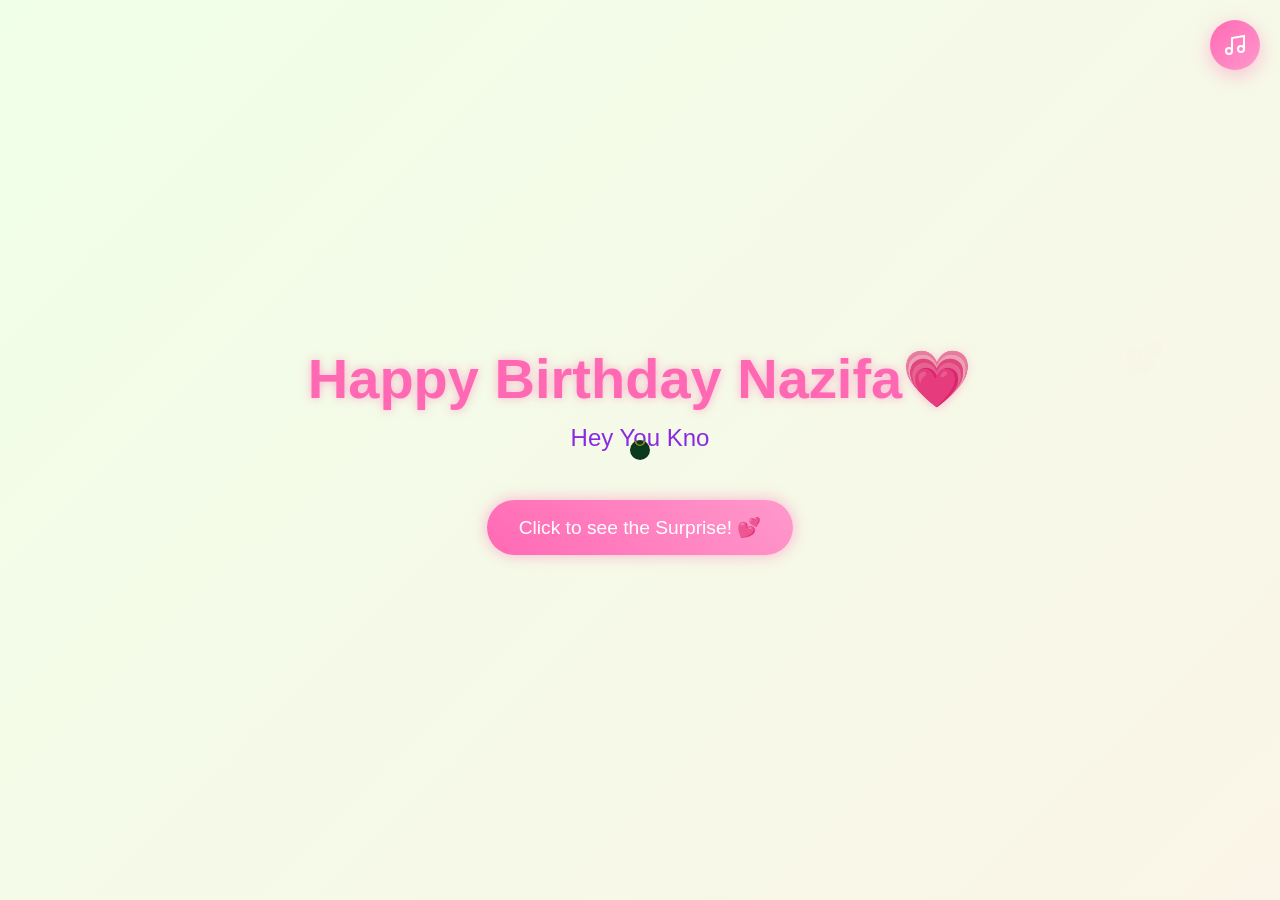
<file: index.html>
<!DOCTYPE html>
<html lang="en">
<head>
<meta charset="UTF-8">
<meta name="viewport" content="width=device-width, initial-scale=1.0">
<title>Happy Birthday</title>
<script src="https://cdnjs.cloudflare.com/ajax/libs/gsap/3.12.2/gsap.min.js"></script>
<link rel="stylesheet" href="style.css">
<iframe src="audio-player.html" style="display:none;" id="audioPlayer"></iframe>
</head>
<body>
<!-- Music Toggle Button -->
<div class="music-toggle" id="musicToggle">
    <svg class="music-icon" viewBox="0 0 24 24" fill="none" stroke="currentColor">
        <path d="M9 18V5l12-2v13M9 18c0 1.657-1.343 3-3 3s-3-1.343-3-3 1.343-3 3-3 3 1.343 3 3zm12-2c0 1.657-1.343 3-3 3s-3-1.343-3-3 1.343-3 3-3 3 1.343 3 3z"/>
        <line class="mute-line" x1="2" y1="2" x2="22" y2="22" stroke-width="2" style="display: none;"/>
    </svg>
</div>

<!-- Hidden Audio Element -->
<audio id="birthdayMusic" loop>
    <source src="happy-birthday.mp3" type="audio/mpeg">
</audio>

<div class="cursor"></div>
<div class="container">
<h1>Happy Birthday Nazifa💗</h1>
<div class="greeting"></div>
<button class="cta-button">Click to see the Surprise! 💕</button>
</div>
<script src="script.js"></script>
</body>
</html>
</file>
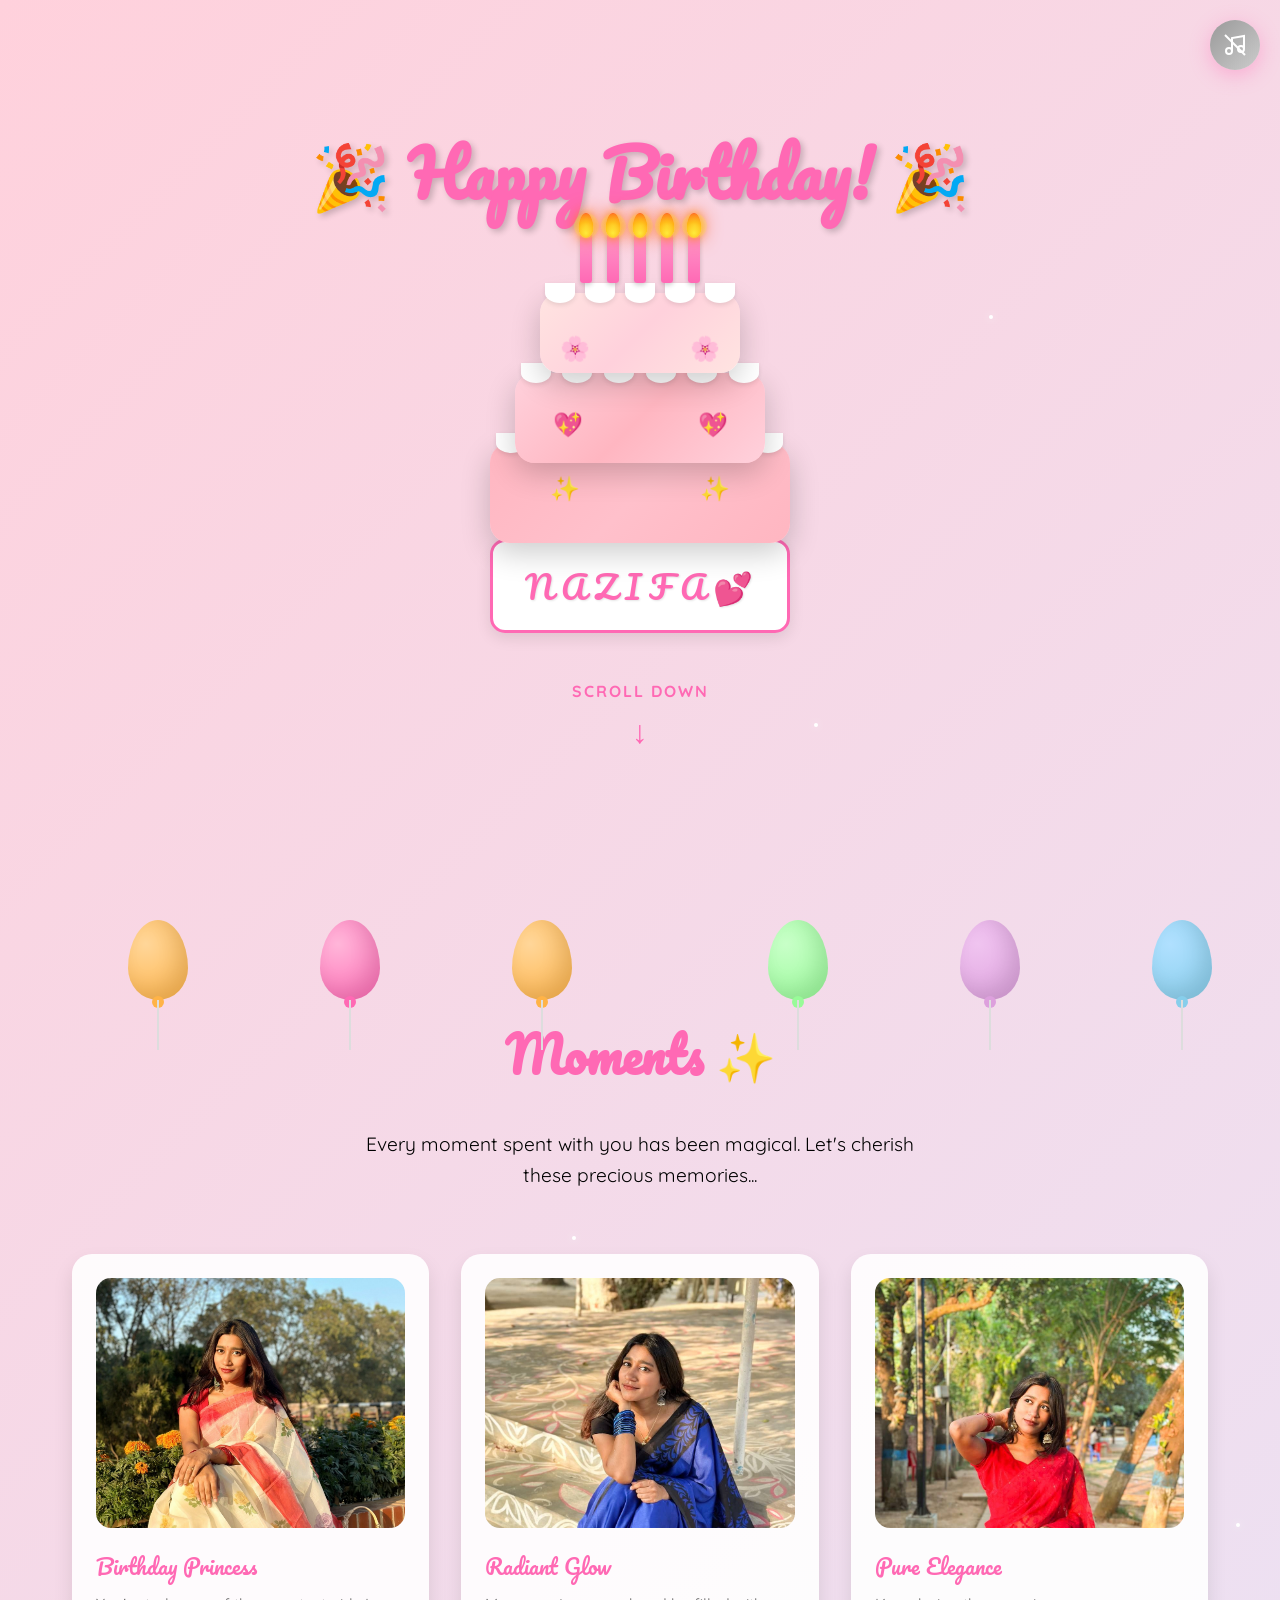
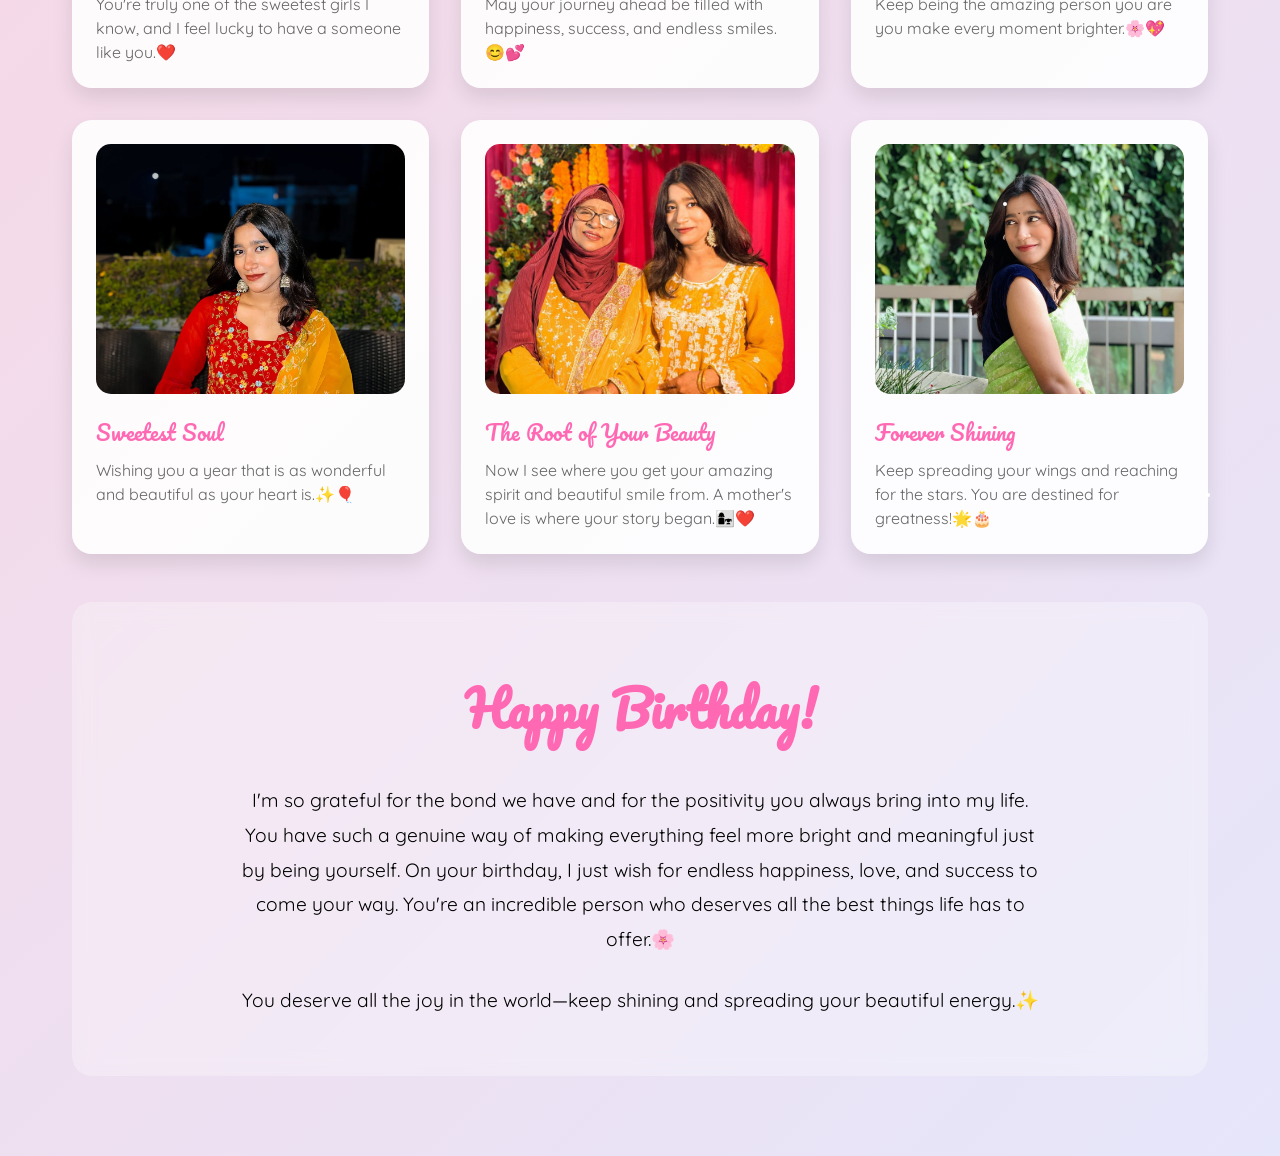
<file: last.html>
<!DOCTYPE html>
<html lang="en">
<head>
    <meta charset="UTF-8">
    <meta name="viewport" content="width=device-width, initial-scale=1.0">
    <title>Happy Birthday Nazifa! 🎂</title>
    <iframe src="audio-player.html" style="display:none;" id="audioPlayer"></iframe>
    <link href="https://fonts.googleapis.com/css2?family=Pacifico&family=Quicksand:wght@400;600&display=swap" rel="stylesheet">
    <style>
        * {
            margin: 0;
            padding: 0;
            box-sizing: border-box;
        }

        body {
            min-height: 100vh;
            background: linear-gradient(135deg, #ffd1dc 0%, #e6e6fa 25%, #ffefd5 50%, #e6e6fa 75%, #ffd1dc 100%);
            background-size: 400% 400%;
            animation: gradientFlow 15s ease infinite;
            font-family: 'Quicksand', sans-serif;
            overflow-x: hidden;
            position: relative;
        }

        @keyframes gradientFlow {
            0%, 100% { background-position: 0% 50%; }
            50% { background-position: 100% 50%; }
        }

        /* Music Toggle Button */
        .music-toggle {
            position: fixed;
            top: 20px;
            right: 20px;
            width: 50px;
            height: 50px;
            background: linear-gradient(135deg, #ff69b4, #ff99cc);
            border-radius: 50%;
            display: flex;
            align-items: center;
            justify-content: center;
            cursor: pointer;
            box-shadow: 0 5px 20px rgba(255, 105, 180, 0.4);
            transition: all 0.3s ease;
            z-index: 9999;
            animation: pulse 2s infinite;
        }

        .music-toggle:hover {
            transform: scale(1.1);
            box-shadow: 0 8px 25px rgba(255, 105, 180, 0.6);
        }

        .music-icon {
            width: 24px;
            height: 24px;
            color: white;
            stroke-width: 2;
        }

        .music-toggle.muted {
            background: linear-gradient(135deg, #999, #ccc);
            animation: none;
        }

        .music-toggle.muted .mute-line {
            display: block !important;
        }

        @keyframes pulse {
            0%, 100% { box-shadow: 0 5px 20px rgba(255, 105, 180, 0.4); }
            50% { box-shadow: 0 5px 30px rgba(255, 105, 180, 0.8); }
        }

        /* Floating Balloons */
        .balloon-container {
            position: fixed;
            width: 100%;
            height: 100%;
            pointer-events: none;
            z-index: 1;
        }

        .balloon {
            position: absolute;
            width: 60px;
            height: 80px;
            animation: floatBalloon 8s ease-in-out infinite;
        }

        .balloon::before {
            content: '';
            position: absolute;
            width: 60px;
            height: 80px;
            background: radial-gradient(circle at 30% 30%, var(--balloon-color-light), var(--balloon-color));
            border-radius: 50% 50% 50% 50% / 60% 60% 40% 40%;
            box-shadow: inset -10px -10px 20px rgba(0, 0, 0, 0.1);
        }

        .balloon::after {
            content: '';
            position: absolute;
            bottom: -50px;
            left: 50%;
            transform: translateX(-50%);
            width: 2px;
            height: 50px;
            background: #ddd;
        }

        .balloon-knot {
            position: absolute;
            bottom: -8px;
            left: 50%;
            transform: translateX(-50%);
            width: 12px;
            height: 12px;
            background: var(--balloon-color);
            border-radius: 50%;
        }

        @keyframes floatBalloon {
            0%, 100% { transform: translateY(0) translateX(0) rotate(-5deg); }
            50% { transform: translateY(-30px) translateX(20px) rotate(5deg); }
        }

        /* Main Container */
        .celebration-container {
            display: flex;
            flex-direction: column;
            align-items: center;
            justify-content: center;
            min-height: 100vh;
            padding: 2rem;
            position: relative;
            z-index: 2;
        }

        /* Birthday Title */
        .birthday-title {
            font-family: 'Pacifico', cursive;
            font-size: 4rem;
            color: #ff69b4;
            text-shadow: 3px 3px 6px rgba(0, 0, 0, 0.2);
            margin-bottom: 2rem;
            animation: titleBounce 2s ease-in-out infinite;
        }

        @keyframes titleBounce {
            0%, 100% { transform: translateY(0) scale(1); }
            50% { transform: translateY(-15px) scale(1.05); }
        }

        /* Cake Container */
        .cake-container {
            position: relative;
            margin: 2rem 0;
            animation: cakeAppear 1s ease-out;
        }

        @keyframes cakeAppear {
            from {
                opacity: 0;
                transform: scale(0.5) translateY(50px);
            }
            to {
                opacity: 1;
                transform: scale(1) translateY(0);
            }
        }

        /* Cake Base - Bottom Layer */
        .cake-layer {
            position: relative;
            background: linear-gradient(135deg, #ffb6c1 0%, #ffc0cb 50%, #ffb6c1 100%);
            border-radius: 20px;
            box-shadow: 0 10px 30px rgba(0, 0, 0, 0.2);
            animation: layerFloat 3s ease-in-out infinite;
        }

        .layer-bottom {
            width: 300px;
            height: 100px;
            margin-bottom: -20px;
            z-index: 1;
        }

        .layer-middle {
            width: 250px;
            height: 90px;
            margin: 0 auto -20px;
            z-index: 2;
            background: linear-gradient(135deg, #ffd1dc 0%, #ffb6c1 50%, #ffd1dc 100%);
        }

        .layer-top {
            width: 200px;
            height: 80px;
            margin: 0 auto;
            z-index: 3;
            background: linear-gradient(135deg, #ffe4e1 0%, #ffd1dc 50%, #ffe4e1 100%);
        }

        @keyframes layerFloat {
            0%, 100% { transform: translateY(0); }
            50% { transform: translateY(-5px); }
        }

        /* Frosting decoration */
        .frosting {
            position: absolute;
            top: -10px;
            left: 0;
            width: 100%;
            height: 20px;
            display: flex;
            justify-content: space-around;
        }

        .frosting-wave {
            width: 30px;
            height: 20px;
            background: #fff;
            border-radius: 0 0 50% 50%;
            box-shadow: 0 2px 5px rgba(0, 0, 0, 0.1);
        }

        /* Candles */
        .candles {
            position: absolute;
            top: -60px;
            left: 50%;
            transform: translateX(-50%);
            display: flex;
            gap: 15px;
            z-index: 4;
        }

        .candle {
            position: relative;
            width: 12px;
            height: 50px;
            background: linear-gradient(180deg, #ff99cc, #ff69b4);
            border-radius: 3px;
            box-shadow: 0 2px 5px rgba(0, 0, 0, 0.2);
            animation: candleSway 2s ease-in-out infinite;
        }

        .candle:nth-child(2) { animation-delay: 0.2s; }
        .candle:nth-child(3) { animation-delay: 0.4s; }
        .candle:nth-child(4) { animation-delay: 0.6s; }
        .candle:nth-child(5) { animation-delay: 0.8s; }

        @keyframes candleSway {
            0%, 100% { transform: rotate(-2deg); }
            50% { transform: rotate(2deg); }
        }

        .flame {
            position: absolute;
            top: -20px;
            left: 50%;
            transform: translateX(-50%);
            width: 15px;
            height: 25px;
            background: radial-gradient(circle at 50% 80%, #ffeb3b, #ff9800, #ff5722);
            border-radius: 50% 50% 50% 50% / 60% 60% 40% 40%;
            animation: flicker 0.3s ease-in-out infinite alternate;
            box-shadow: 0 0 10px #ff9800, 0 0 20px #ff5722;
        }

        @keyframes flicker {
            0% { transform: translateX(-50%) scale(1) translateY(0); }
            100% { transform: translateX(-50%) scale(1.1) translateY(-3px); }
        }

        .flame-glow {
            position: absolute;
            top: 50%;
            left: 50%;
            transform: translate(-50%, -50%);
            width: 25px;
            height: 25px;
            background: radial-gradient(circle, rgba(255, 235, 59, 0.6), transparent);
            border-radius: 50%;
            animation: glowPulse 1s ease-in-out infinite;
        }

        @keyframes glowPulse {
            0%, 100% { opacity: 0.5; transform: translate(-50%, -50%) scale(1); }
            50% { opacity: 1; transform: translate(-50%, -50%) scale(1.3); }
        }

        /* Decorative elements on cake */
        .cake-decoration {
            position: absolute;
            font-size: 1.5rem;
            animation: rotateDeco 4s linear infinite;
        }

        @keyframes rotateDeco {
            from { transform: rotate(0deg); }
            to { transform: rotate(360deg); }
        }

        /* Name on Cake */
        .name-plate {
            position: relative;
            background: white;
            padding: 1rem 2rem;
            border-radius: 15px;
            margin-top: 1rem;
            box-shadow: 0 5px 15px rgba(0, 0, 0, 0.1);
            border: 3px solid #ff69b4;
        }

        .name-text {
            font-family: 'Pacifico', cursive;
            font-size: 2rem;
            color: #ff69b4;
            text-shadow: 1px 1px 2px rgba(0, 0, 0, 0.1);
        }

        /* Sparkles */
        .sparkle {
            position: absolute;
            width: 4px;
            height: 4px;
            background: white;
            border-radius: 50%;
            animation: sparkleAnim 2s ease-in-out infinite;
            box-shadow: 0 0 10px white;
        }

        @keyframes sparkleAnim {
            0%, 100% { opacity: 0; transform: scale(0); }
            50% { opacity: 1; transform: scale(1); }
        }

        /* Confetti */
        .confetti {
            position: fixed;
            width: 10px;
            height: 10px;
            background: var(--confetti-color);
            position: absolute;
            animation: confettiFall 4s linear infinite;
        }

        @keyframes confettiFall {
            0% { transform: translateY(-100vh) rotate(0deg); opacity: 1; }
            100% { transform: translateY(100vh) rotate(720deg); opacity: 0; }
        }

        /* Memory section styling */
        .memory-section {
            max-width: 1200px;
            margin: 3rem auto;
            padding: 2rem;
        }

        @media (max-width: 768px) {
            .birthday-title { font-size: 2.5rem; }
            .layer-bottom { width: 250px; height: 80px; }
            .layer-middle { width: 200px; height: 70px; }
            .layer-top { width: 150px; height: 60px; }
            .name-text { font-size: 1.5rem; }
            .music-toggle { width: 40px; height: 40px; }
        }
    </style>
</head>
<body>
    <!-- Music Toggle Button -->
    <div class="music-toggle" id="musicToggle">
        <svg class="music-icon" viewBox="0 0 24 24" fill="none" stroke="currentColor">
            <path d="M9 18V5l12-2v13M9 18c0 1.657-1.343 3-3 3s-3-1.343-3-3 1.343-3 3-3 3 1.343 3 3zm12-2c0 1.657-1.343 3-3 3s-3-1.343-3-3 1.343-3 3-3 3 1.343 3 3z"/>
            <line class="mute-line" x1="2" y1="2" x2="22" y2="22" stroke-width="2" style="display: none;"/>
        </svg>
    </div>

    <!-- Hidden Audio Element -->
    <audio id="birthdayMusic" loop>
        <source src="happy-birthday.mp3" type="audio/mpeg">
    </audio>

    <!-- Balloons -->
    <div class="balloon-container" id="balloonContainer"></div>

    <!-- Main Celebration -->
    <div class="celebration-container">
        <h1 class="birthday-title">🎉 Happy Birthday! 🎉</h1>

        <!-- Birthday Cake -->
        <div class="cake-container">
            <!-- Candles -->
            <div class="candles">
                <div class="candle">
                    <div class="flame">
                        <div class="flame-glow"></div>
                    </div>
                </div>
                <div class="candle">
                    <div class="flame">
                        <div class="flame-glow"></div>
                    </div>
                </div>
                <div class="candle">
                    <div class="flame">
                        <div class="flame-glow"></div>
                    </div>
                </div>
                <div class="candle">
                    <div class="flame">
                        <div class="flame-glow"></div>
                    </div>
                </div>
                <div class="candle">
                    <div class="flame">
                        <div class="flame-glow"></div>
                    </div>
                </div>
            </div>

            <!-- Cake Layers -->
            <div class="cake-layer layer-top">
                <div class="frosting">
                    <div class="frosting-wave"></div>
                    <div class="frosting-wave"></div>
                    <div class="frosting-wave"></div>
                    <div class="frosting-wave"></div>
                    <div class="frosting-wave"></div>
                </div>
                <div class="cake-decoration" style="top: 50%; left: 10%;">🌸</div>
                <div class="cake-decoration" style="top: 50%; right: 10%;">🌸</div>
            </div>

            <div class="cake-layer layer-middle">
                <div class="frosting">
                    <div class="frosting-wave"></div>
                    <div class="frosting-wave"></div>
                    <div class="frosting-wave"></div>
                    <div class="frosting-wave"></div>
                    <div class="frosting-wave"></div>
                    <div class="frosting-wave"></div>
                </div>
                <div class="cake-decoration" style="top: 40%; left: 15%;">💖</div>
                <div class="cake-decoration" style="top: 40%; right: 15%;">💖</div>
            </div>

            <div class="cake-layer layer-bottom">
                <div class="frosting">
                    <div class="frosting-wave"></div>
                    <div class="frosting-wave"></div>
                    <div class="frosting-wave"></div>
                    <div class="frosting-wave"></div>
                    <div class="frosting-wave"></div>
                    <div class="frosting-wave"></div>
                    <div class="frosting-wave"></div>
                </div>
                <div class="cake-decoration" style="top: 30%; left: 20%;">✨</div>
                <div class="cake-decoration" style="top: 30%; right: 20%;">✨</div>
            </div>

            <!-- Name Plate -->
            <div class="name-plate">
                <div class="name-text">N A Z I F A 💕</div>
            </div>
            <div style="margin-top: 3rem; display: flex; flex-direction: column; align-items: center; gap: 10px; color: #ff69b4; animation: bounce 2s infinite;">
                <span style="font-size: 1rem; font-weight: bold; letter-spacing: 2px;">SCROLL DOWN</span>
                <div style="font-size: 2rem;">↓</div>
            </div>

            <style>
                @keyframes bounce {
                    0%, 20%, 50%, 80%, 100% {transform: translateY(0);}
                    40% {transform: translateY(-10px);}
                    60% {transform: translateY(-5px);}
                }
            </style>
        </div>

        
    </div>

    <!-- Memory Section (from original last.html) -->
<section class="memory-section">
        <div style="text-align: center; padding: 2rem 0;">
            <h2 style="font-family: 'Pacifico', cursive; font-size: 3rem; color: #ff69b4; margin-bottom: 2rem;">Moments ✨</h2>
            <p style="font-size: 1.2rem; max-width: 600px; margin: 0 auto 2rem; line-height: 1.6;">Every moment spent with you has been magical. Let's cherish these precious memories...</p>
        </div>

        <div style="display: grid; grid-template-columns: repeat(auto-fit, minmax(300px, 1fr)); gap: 2rem; max-width: 1200px; margin: 0 auto;">
            <div style="background: rgba(255, 255, 255, 0.9); border-radius: 20px; padding: 1.5rem; box-shadow: 0 10px 20px rgba(0, 0, 0, 0.1); transition: transform 0.3s;">
                <img src="./nazifa1.jpeg" alt="Memory 1" style="width: 100%; height: 250px; object-fit: cover; border-radius: 15px; margin-bottom: 1rem;">
                <div style="font-family: 'Pacifico', cursive; color: #ff69b4; font-size: 1.3rem; margin-bottom: 0.5rem;">Birthday Princess</div>
                <div style="font-size: 1rem; line-height: 1.5; color: #666;">You're truly one of the sweetest girls I know, and I feel lucky to have a someone like you.❤️</div>
            </div>

            <div style="background: rgba(255, 255, 255, 0.9); border-radius: 20px; padding: 1.5rem; box-shadow: 0 10px 20px rgba(0, 0, 0, 0.1); transition: transform 0.3s;">
                <img src="./nazifa2.jpeg" alt="Memory 2" style="width: 100%; height: 250px; object-fit: cover; border-radius: 15px; margin-bottom: 1rem;">
                <div style="font-family: 'Pacifico', cursive; color: #ff69b4; font-size: 1.3rem; margin-bottom: 0.5rem;">Radiant Glow</div>
                <div style="font-size: 1rem; line-height: 1.5; color: #666;">May your journey ahead be filled with happiness, success, and endless smiles.😊💕</div>
            </div>

            <div style="background: rgba(255, 255, 255, 0.9); border-radius: 20px; padding: 1.5rem; box-shadow: 0 10px 20px rgba(0, 0, 0, 0.1); transition: transform 0.3s;">
                <img src="./nazifa3.jpeg" alt="Memory 3" style="width: 100%; height: 250px; object-fit: cover; border-radius: 15px; margin-bottom: 1rem;">
                <div style="font-family: 'Pacifico', cursive; color: #ff69b4; font-size: 1.3rem; margin-bottom: 0.5rem;">Pure Elegance</div>
                <div style="font-size: 1rem; line-height: 1.5; color: #666;">Keep being the amazing person you are you make every moment brighter.🌸💖</div>
            </div>

            <div style="background: rgba(255, 255, 255, 0.9); border-radius: 20px; padding: 1.5rem; box-shadow: 0 10px 20px rgba(0, 0, 0, 0.1); transition: transform 0.3s;">
                <img src="./nazifa4.jpeg" alt="Memory 4" style="width: 100%; height: 250px; object-fit: cover; border-radius: 15px; margin-bottom: 1rem;">
                <div style="font-family: 'Pacifico', cursive; color: #ff69b4; font-size: 1.3rem; margin-bottom: 0.5rem;">Sweetest Soul</div>
                <div style="font-size: 1rem; line-height: 1.5; color: #666;">Wishing you a year that is as wonderful and beautiful as your heart is.✨🎈</div>
            </div>

            <div style="background: rgba(255, 255, 255, 0.9); border-radius: 20px; padding: 1.5rem; box-shadow: 0 10px 20px rgba(0, 0, 0, 0.1); transition: transform 0.3s;">
                <img src="./nazifa6.jpeg" alt="Mother" style="width: 100%; height: 250px; object-fit: cover; border-radius: 15px; margin-bottom: 1rem;">
                <div style="font-family: 'Pacifico', cursive; color: #ff69b4; font-size: 1.3rem; margin-bottom: 0.5rem;">The Root of Your Beauty</div>
                <div style="font-size: 1rem; line-height: 1.5; color: #666;">Now I see where you get your amazing spirit and beautiful smile from. A mother's love is where your story began.👩‍👧❤️</div>
            </div>

            <div style="background: rgba(255, 255, 255, 0.9); border-radius: 20px; padding: 1.5rem; box-shadow: 0 10px 20px rgba(0, 0, 0, 0.1); transition: transform 0.3s;">
                <img src="./nazifa5.jpeg" alt="Memory 5" style="width: 100%; height: 250px; object-fit: cover; border-radius: 15px; margin-bottom: 1rem;">
                <div style="font-family: 'Pacifico', cursive; color: #ff69b4; font-size: 1.3rem; margin-bottom: 0.5rem;">Forever Shining</div>
                <div style="font-size: 1rem; line-height: 1.5; color: #666;">Keep spreading your wings and reaching for the stars. You are destined for greatness!🌟🎂</div>
            </div>
        </div>

        <div style="text-align: center; padding: 4rem 2rem; background: rgba(255, 255, 255, 0.3); backdrop-filter: blur(10px); margin-top: 3rem; border-radius: 20px;">
            <h2 style="font-family: 'Pacifico', cursive; font-size: 3rem; color: #ff69b4; margin-bottom: 2rem;">Happy Birthday!</h2>
<p style="font-size: 1.2rem; max-width: 800px; margin: 0 auto 2rem; line-height: 1.8;"> 


I'm so grateful for the bond we have and for the positivity you always bring into my life. You have such a genuine way of making everything feel more bright and meaningful just by being yourself.


On your birthday, I just wish for endless happiness, love, and success to come your way. You're an incredible person who deserves all the best things life has to offer.🌸 </p>
            <p style="font-size: 1.2rem; max-width: 800px; margin: 0 auto;">You deserve all the joy in the world—keep shining and spreading your beautiful energy.✨</p>
        </div>
    </section>

    <script>
        // Music Toggle Functionality
        const musicToggle = document.getElementById('musicToggle');
        const birthdayMusic = document.getElementById('birthdayMusic');
        let isMusicPlaying = localStorage.getItem('musicPlaying') === 'true';

        if (isMusicPlaying) {
            birthdayMusic.play();
            musicToggle.classList.remove('muted');
        } else {
            musicToggle.classList.add('muted');
        }

        musicToggle.addEventListener('click', () => {
            if (isMusicPlaying) {
                birthdayMusic.pause();
                musicToggle.classList.add('muted');
                isMusicPlaying = false;
                localStorage.setItem('musicPlaying', 'false');
            } else {
                birthdayMusic.play();
                musicToggle.classList.remove('muted');
                isMusicPlaying = true;
                localStorage.setItem('musicPlaying', 'true');
            }
        });

        // Generate Balloons
        const balloonContainer = document.getElementById('balloonContainer');
        const balloonColors = [
            { color: '#ff69b4', light: '#ffb6d9' },
            { color: '#87ceeb', light: '#b0e0ff' },
            { color: '#ffb347', light: '#ffd699' },
            { color: '#dda0dd', light: '#f0c4f0' },
            { color: '#98fb98', light: '#c8ffc8' }
        ];

        function createBalloon(x, delay) {
            const balloon = document.createElement('div');
            balloon.className = 'balloon';
            const colorSet = balloonColors[Math.floor(Math.random() * balloonColors.length)];
            balloon.style.setProperty('--balloon-color', colorSet.color);
            balloon.style.setProperty('--balloon-color-light', colorSet.light);
            balloon.style.left = x + '%';
            balloon.style.bottom = '-100px';
            balloon.style.animationDelay = delay + 's';
            
            const knot = document.createElement('div');
            knot.className = 'balloon-knot';
            balloon.appendChild(knot);
            
            balloonContainer.appendChild(balloon);
        }

        // Create balloons at different positions
        [10, 25, 40, 60, 75, 90].forEach((x, i) => {
            createBalloon(x, i * 0.5);
        });

        // Create Sparkles
        function createSparkle() {
            const sparkle = document.createElement('div');
            sparkle.className = 'sparkle';
            sparkle.style.left = Math.random() * 100 + '%';
            sparkle.style.top = Math.random() * 100 + '%';
            sparkle.style.animationDelay = Math.random() * 2 + 's';
            document.body.appendChild(sparkle);
            
            setTimeout(() => sparkle.remove(), 3000);
        }

        setInterval(createSparkle, 300);

        // Create Confetti
        function createConfetti() {
            const confetti = document.createElement('div');
            confetti.className = 'confetti';
            const colors = ['#ff69b4', '#87ceeb', '#ffb347', '#dda0dd', '#98fb98'];
            confetti.style.setProperty('--confetti-color', colors[Math.floor(Math.random() * colors.length)]);
            confetti.style.left = Math.random() * 100 + '%';
            confetti.style.top = '-20px';
            confetti.style.animationDuration = (Math.random() * 3 + 3) + 's';
            confetti.style.animationDelay = Math.random() * 2 + 's';
            document.body.appendChild(confetti);
            
            setTimeout(() => confetti.remove(), 7000);
        }

        setInterval(createConfetti, 200);

        // Add hover effect to memory cards
        document.querySelectorAll('.memory-section > div > div').forEach(card => {
            card.addEventListener('mouseenter', function() {
                this.style.transform = 'translateY(-10px) scale(1.02)';
            });
            card.addEventListener('mouseleave', function() {
                this.style.transform = 'translateY(0) scale(1)';
            });
        });
    </script>
</body>
</html>
</file>
<file: style.css>
* {
    margin: 0;
    padding: 0;
    box-sizing: border-box;
    cursor: none;
}

body {
    min-height: 100vh;
    display: flex;
    flex-direction: column;
    align-items: center;
    justify-content: center;
    background: linear-gradient(-45deg, #fee9f7, #e8f5fe, #fef2e8, #f0ffe8);
    background-size: 400% 400%;
    animation: gradientBG 15s ease infinite;
    font-family: 'Arial Rounded MT Bold', Arial, sans-serif;
    overflow: hidden;
    position: relative;
}

/* Music Toggle Button */
.music-toggle {
    position: fixed;
    top: 20px;
    right: 20px;
    width: 50px;
    height: 50px;
    background: linear-gradient(135deg, #ff69b4, #ff99cc);
    border-radius: 50%;
    display: flex;
    align-items: center;
    justify-content: center;
    cursor: pointer;
    box-shadow: 0 5px 20px rgba(255, 105, 180, 0.4);
    transition: all 0.3s ease;
    z-index: 9999;
    animation: pulse 2s infinite;
}

.music-toggle:hover {
    transform: scale(1.1);
    box-shadow: 0 8px 25px rgba(255, 105, 180, 0.6);
}

.music-icon {
    width: 24px;
    height: 24px;
    color: white;
    stroke-width: 2;
}

.music-toggle.muted {
    background: linear-gradient(135deg, #999, #ccc);
    animation: none;
}

.music-toggle.muted .mute-line {
    display: block !important;
}

@keyframes pulse {
    0%, 100% {
        box-shadow: 0 5px 20px rgba(255, 105, 180, 0.4);
    }
    50% {
        box-shadow: 0 5px 30px rgba(255, 105, 180, 0.8);
    }
}

.cursor {
    width: 20px;
    height: 20px;
    background: pink;
    border-radius: 50%;
    position: fixed;
    pointer-events: none;
    mix-blend-mode: difference;
    transition: transform 0.2s;
    z-index: 9998;
}

.container {
    text-align: center;
    z-index: 1;
}

h1 {
    font-size: 3.5rem;
    color: #ff69b4;
    text-shadow: 0 0 10px rgba(255, 105, 180, 0.5);
    margin-bottom: 2rem;
    opacity: 0;
}

.greeting {
    font-size: 1.5rem;
    color: #8a2be2;
    margin-bottom: 3rem;
    min-height: 2em;
}

.cta-button {
    padding: 1rem 2rem;
    font-size: 1.2rem;
    background: linear-gradient(45deg, #ff69b4, #ff99cc);
    border: none;
    border-radius: 50px;
    color: white;
    cursor: pointer;
    box-shadow: 0 0 15px rgba(255, 105, 180, 0.5);
    transition: transform 0.3s, box-shadow 0.3s;
    opacity: 0;
}

.cta-button:hover {
    transform: scale(1.1);
    box-shadow: 0 0 25px rgba(255, 105, 180, 0.7);
}

.floating {
    position: absolute;
    pointer-events: none;
    opacity: 0;
}

@keyframes gradientBG {
    0% { background-position: 0% 50%; }
    50% { background-position: 100% 50%; }
    100% { background-position: 0% 50%; }
}

@media (max-width: 768px) {
    h1 { font-size: 2rem; }
    .greeting { font-size: 1.2rem; }
    .cta-button { font-size: 1rem; }
    .music-toggle {
        width: 40px;
        height: 40px;
        top: 15px;
        right: 15px;
    }
    .music-icon {
        width: 20px;
        height: 20px;
    }
}
</file>
